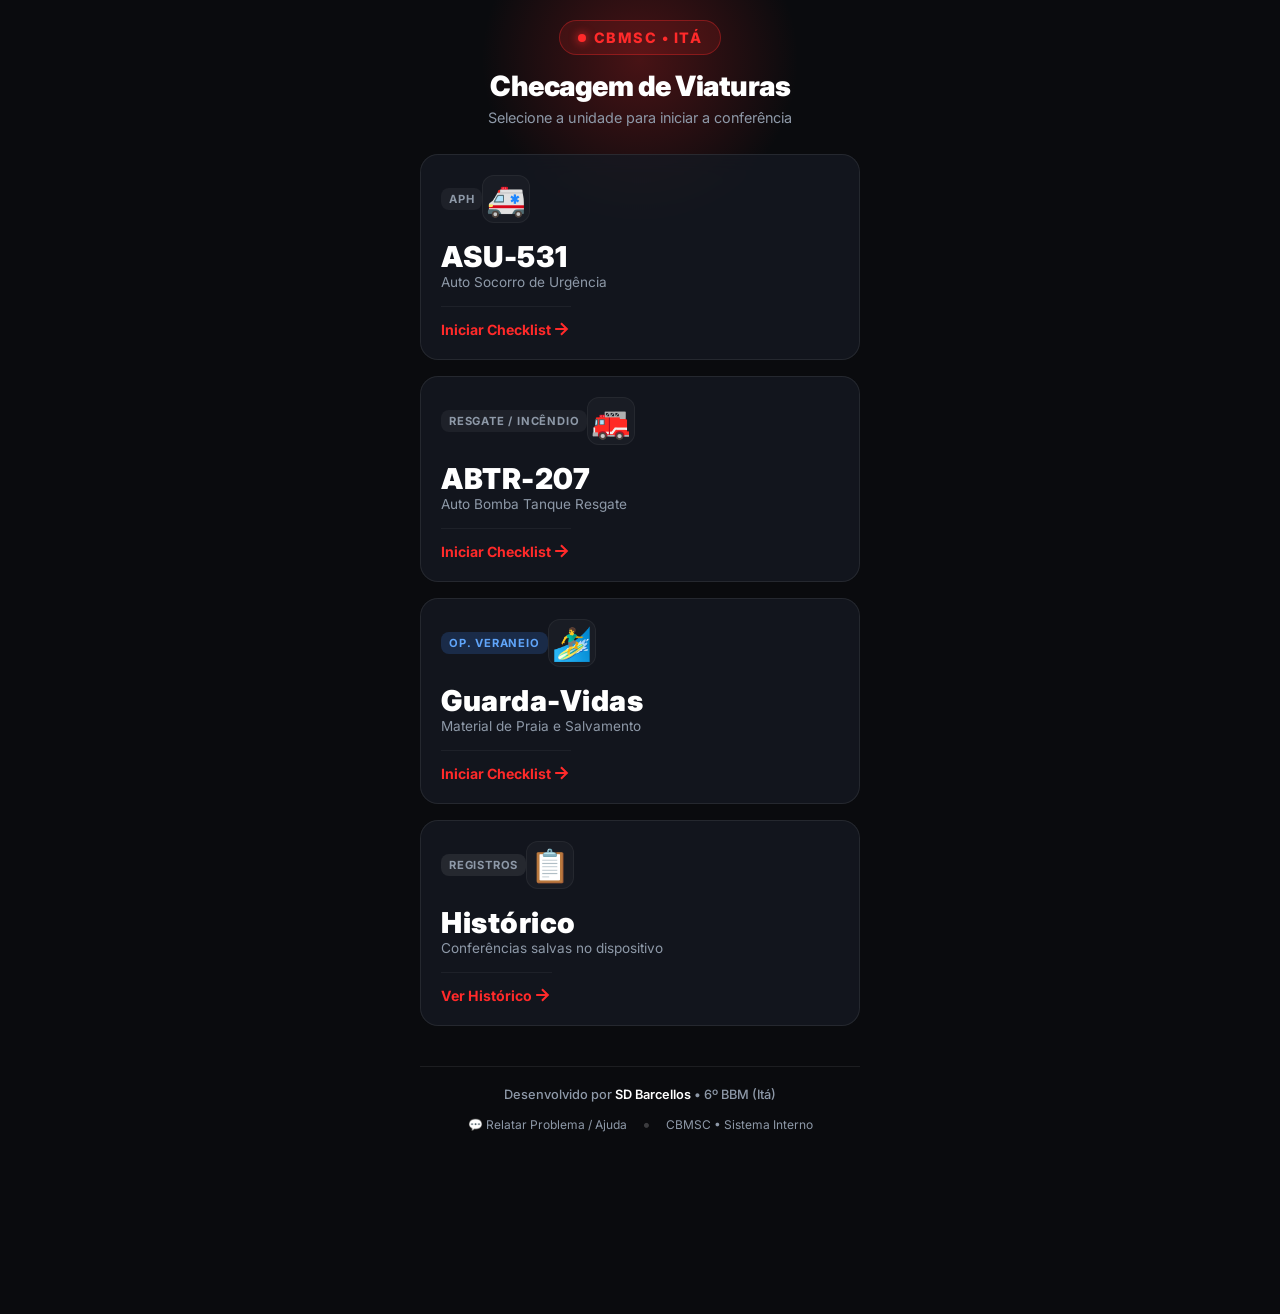
<file: index.html>
<!DOCTYPE html>
<html lang="pt-BR">
<head>
    <meta charset="UTF-8">
    <meta name="viewport" content="width=device-width, initial-scale=1.0, maximum-scale=1.0, user-scalable=no">
    <title>Checklist Operacional - CBMSC</title>
    <link rel="stylesheet" href="style.css">
    <!-- Fonte moderna Inter -->
    <link rel="preconnect" href="https://fonts.googleapis.com">
    <link rel="preconnect" href="https://fonts.gstatic.com" crossorigin>
    <link href="https://fonts.googleapis.com/css2?family=Inter:wght@400;600;700;900&display=swap" rel="stylesheet">
</head>
<body>

    <div class="background-glow"></div>

    <main class="app-viewport">
       <!-- HEADER FIXO MODERNO -->
        <header class="app-header">
            <div class="badge-cbmsc">
                <span class="pulse-dot"></span>
                <span>CBMSC • ITÁ</span>
            </div>
            <h1>Checagem de Viaturas</h1>
            <p>Selecione a unidade para iniciar a conferência</p>
        </header>

        <!-- SELEÇÃO DE VIATURA (TELA 1) -->
        <section id="screen-1" class="screen active">
            <div class="viatura-grid">
                
                <!-- CARD ASU -->
                <button type="button" class="card-viatura" onclick="escolherViatura('ASU')">
                    <div class="card-header">
                        <span class="tag-status">APH</span>
                        <div class="icon-wrapper">🚑</div>
                    </div>
                    <div class="card-body">
                        <h2>ASU-531</h2>
                        <span class="description">Auto Socorro de Urgência</span>
                    </div>
                    <div class="card-footer">
                        <span>Iniciar Checklist</span>
                        <svg width="20" height="20" viewBox="0 0 24 24" fill="none" stroke="currentColor" stroke-width="2.5"><path d="M5 12h14M12 5l7 7-7 7"/></svg>
                    </div>
                </button>

                <!-- CARD ABTR -->
                <button type="button" class="card-viatura" onclick="escolherViatura('ABTR')">
                    <div class="card-header">
                        <span class="tag-status">RESGATE / INCÊNDIO</span>
                        <div class="icon-wrapper">🚒</div>
                    </div>
                    <div class="card-body">
                        <h2>ABTR-207</h2>
                        <span class="description">Auto Bomba Tanque Resgate</span>
                    </div>
                    <div class="card-footer">
                        <span>Iniciar Checklist</span>
                        <svg width="20" height="20" viewBox="0 0 24 24" fill="none" stroke="currentColor" stroke-width="2.5"><path d="M5 12h14M12 5l7 7-7 7"/></svg>
                    </div>
                </button>

                <!-- CARD GUARDA-VIDAS (OPERAÇÃO VERANEIO) - DIRETO PARA IDENT.HTML -->
                <button type="button" class="card-viatura" onclick="escolherGuardaVidas()">
                    <div class="card-header">
                        <span class="tag-status" style="background: rgba(59,130,246,0.2); color: #60a5fa;">OP. VERANEIO</span>
                        <div class="icon-wrapper">🏄‍♂️</div>
                    </div>
                    <div class="card-body">
                        <h2>Guarda-Vidas</h2>
                        <span class="description">Material de Praia e Salvamento</span>
                    </div>
                    <div class="card-footer">
                        <span>Iniciar Checklist</span>
                        <svg width="20" height="20" viewBox="0 0 24 24" fill="none" stroke="currentColor" stroke-width="2.5"><path d="M5 12h14M12 5l7 7-7 7"/></svg>
                    </div>
                </button>

                <!-- CARD HISTÓRICO DE PLANTÃO -->
                <button type="button" class="card-viatura" onclick="window.location.href='historico.html'">
                    <div class="card-header">
                        <span class="tag-status" style="background: rgba(255,255,255,0.08); color: var(--text-muted);">REGISTROS</span>
                        <div class="icon-wrapper">📋</div>
                    </div>
                    <div class="card-body">
                        <h2>Histórico</h2>
                        <span class="description">Conferências salvas no dispositivo</span>
                    </div>
                    <div class="card-footer">
                        <span>Ver Histórico</span>
                        <svg width="20" height="20" viewBox="0 0 24 24" fill="none" stroke="currentColor" stroke-width="2.5"><path d="M5 12h14M12 5l7 7-7 7"/></svg>
                    </div>
                </button>

            </div>
        </section>

        <!-- RODAPÉ MODERNO / SUPORTE -->
        <footer style="margin-top: 40px; margin-bottom: 20px; text-align: center; padding: 20px; border-top: 1px solid rgba(255, 255, 255, 0.08);">
            <div style="display: flex; flex-direction: column; gap: 8px; align-items: center;">
                <p style="color: var(--text-muted, #94a3b8); font-size: 0.8rem; font-weight: 500; margin: 0;">
                    Desenvolvido por <strong style="color: #fff; font-weight: 600;">SD Barcellos</strong> • 6º BBM (Itá)
                </p>
                <div style="display: flex; gap: 15px; align-items: center; margin-top: 4px;">
                    <!-- LINK DIRETO PARA O SEU WHATSAPP COM MENSAGEM AUTOMÁTICA -->
                    <a href="https://wa.me/5522997085774?text=Olá%20SD%20Barcellos,%20preciso%20de%20ajuda%20com%20o%20sistema%20de%20checklist." target="_blank" style="color: var(--text-muted, #94a3b8); font-size: 0.75rem; text-decoration: none; transition: color 0.2s;" onmouseover="this.style.color='#22c55e'" onmouseout="this.style.color='#94a3b8'">
                        💬 Relatar Problema / Ajuda
                    </a>
                    <span style="color: rgba(255,255,255,0.2);">•</span>
                    <span style="color: var(--text-muted, #94a3b8); font-size: 0.75rem;">
                        CBMSC • Sistema Interno
                    </span>
                </div>
            </div>
        </footer>
    </main>

    <script>
        function escolherViatura(veiculo) {
            localStorage.setItem('viatura_selecionada', veiculo);
            window.location.href = 'subcategoria.html';
        }

        function escolherGuardaVidas() {
            localStorage.setItem('viatura_selecionada', 'Guarda-Vidas');
            localStorage.setItem('funcao_selecionada', 'Guarda-Vidas (Op. Veraneio)');
            window.location.href = 'ident.html';
        }
    </script>
</body>
</html>
</file>
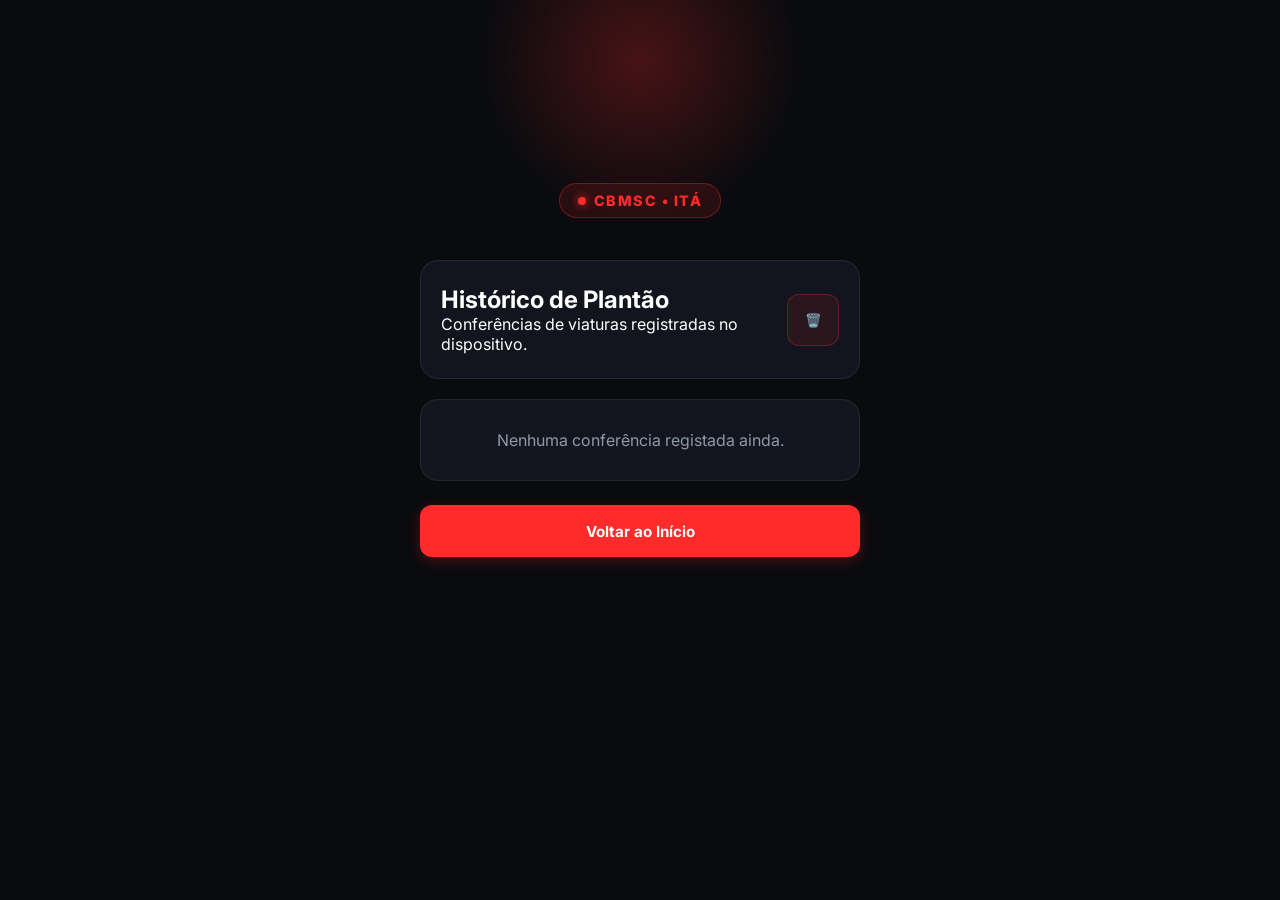
<file: historico.html>
<!DOCTYPE html>
<html lang="pt-BR">
<head>
    <meta charset="UTF-8">
    <meta name="viewport" content="width=device-width, initial-scale=1.0, maximum-scale=1.0, user-scalable=no">
    <title>Histórico de Conferências - CBMSC ITÁ</title>
    <link rel="stylesheet" href="style.css">
    <link rel="preconnect" href="https://fonts.googleapis.com">
    <link rel="preconnect" href="https://fonts.gstatic.com" crossorigin>
    <link href="https://fonts.googleapis.com/css2?family=Inter:wght@400;600;700;900&display=swap" rel="stylesheet">
</head>
<body>

    <div class="background-glow"></div>

    <main class="app-viewport">
        <!-- HEADER FIXO MODERNO -->
        <header class="app-header">
            <div class="badge-cbmsc">
                <span class="pulse-dot"></span>
                <span>CBMSC • ITÁ</span>
            </div>
        </header>

        <!-- CARTÃO TÍTULO -->
        <div class="card-form" style="margin-bottom: 20px;">
            <div class="form-header" style="display: flex; justify-content: space-between; align-items: center;">
                <div>
                    <h2>Histórico de Plantão</h2>
                    <p>Conferências de viaturas registradas no dispositivo.</p>
                </div>
                <!-- BOTÃO DE LIMPAR TUDO -->
                <button type="button" class="btn-icon-only" onclick="abrirModalGlobal()" title="Limpar Todo o Histórico" style="background: rgba(255,42,42,0.1); border-color: rgba(255,42,42,0.3);">
                    🗑️
                </button>
            </div>
        </div>

        <!-- LISTA DE HISTÓRICO -->
        <div id="lista-historico" style="display: flex; flex-direction: column; gap: 16px;">
            <!-- Os registros injetados via JavaScript aparecem aqui -->
        </div>

        <!-- BOTÕES DE AÇÃO -->
        <div class="form-actions" style="margin-top: 24px; margin-bottom: 40px; display: flex; gap: 10px;">
            <button type="button" class="btn-submit" onclick="window.location.href='index.html'" style="width: 100%;">
                <span>Voltar ao Início</span>
            </button>
        </div>
    </main>

    <!-- MODAL FIXO DIRETAMENTE NO HTML -->
    <div id="modal-confirmacao" style="display: none; position: fixed; top: 0; left: 0; width: 100%; height: 100%; background: rgba(0, 0, 0, 0.75); backdrop-filter: blur(5px); z-index: 9999; align-items: center; justify-content: center; padding: 20px;">
        <div style="background: #181a20; border: 1px solid var(--card-border); padding: 28px; border-radius: 16px; width: 100%; max-width: 380px; text-align: center; box-shadow: 0 15px 35px rgba(0,0,0,0.6); animation: modalPop 0.25s ease-out;">
            <div style="font-size: 2.5rem; margin-bottom: 12px;">🗑️</div>
            <h3 id="modal-titulo" style="color: #fff; font-size: 1.2rem; font-weight: 700; margin-bottom: 10px;">Limpar Histórico</h3>
            <p id="modal-texto" style="color: var(--text-muted); font-size: 0.9rem; margin-bottom: 24px; line-height: 1.5;">Deseja realmente apagar todo o histórico de conferências deste dispositivo?</p>
            <div style="display: flex; gap: 10px;">
                <button type="button" onclick="fecharModalGlobal()" style="background: rgba(255,255,255,0.08); color: #fff; border: 1px solid var(--card-border); padding: 12px; border-radius: 10px; font-weight: 600; flex: 1; cursor: pointer;">Cancelar</button>
                <button type="button" id="btn-confirmar-acao" style="background: var(--primary-red); color: #fff; border: none; padding: 12px; border-radius: 10px; font-weight: 700; flex: 1; cursor: pointer;">Sim, apagar</button>
            </div>
        </div>
    </div>

    <style>
        @keyframes modalPop {
            0% { transform: scale(0.9); opacity: 0; }
            100% { transform: scale(1); opacity: 1; }
        }
    </style>

    <script>
        // Funções globais de controlo do Modal integradas no HTML
        let funcaoConfirmacaoAtual = null;

        function mostrarModalCustom(titulo, texto, callbackSim) {
            document.getElementById('modal-titulo').innerText = titulo;
            document.getElementById('modal-texto').innerText = texto;
            funcaoConfirmacaoAtual = callbackSim;
            document.getElementById('modal-confirmacao').style.display = 'flex';
        }

        function fecharModalGlobal() {
            document.getElementById('modal-confirmacao').style.display = 'none';
            funcaoConfirmacaoAtual = null;
        }

        document.getElementById('btn-confirmar-acao').onclick = function() {
            if (funcaoConfirmacaoAtual) {
                funcaoConfirmacaoAtual();
            }
            fecharModalGlobal();
        };

        // Função chamada pelo botão de limpar tudo no topo
        function abrirModalGlobal() {
            mostrarModalCustom(
                'Limpar Histórico',
                'Deseja realmente apagar todo o histórico de conferências deste dispositivo?',
                function() {
                    localStorage.removeItem('cbmsc_historico_conferencias');
                    if (typeof historico !== 'undefined') {
                        historico = [];
                    }
                    if (typeof renderizarHistorico === 'function') {
                        renderizarHistorico();
                    } else {
                        location.reload();
                    }
                }
            );
        }
    </script>

    <!-- Importação do teu historico.js original -->
    <script src="historico.js"></script>
</body>
</html>
</file>
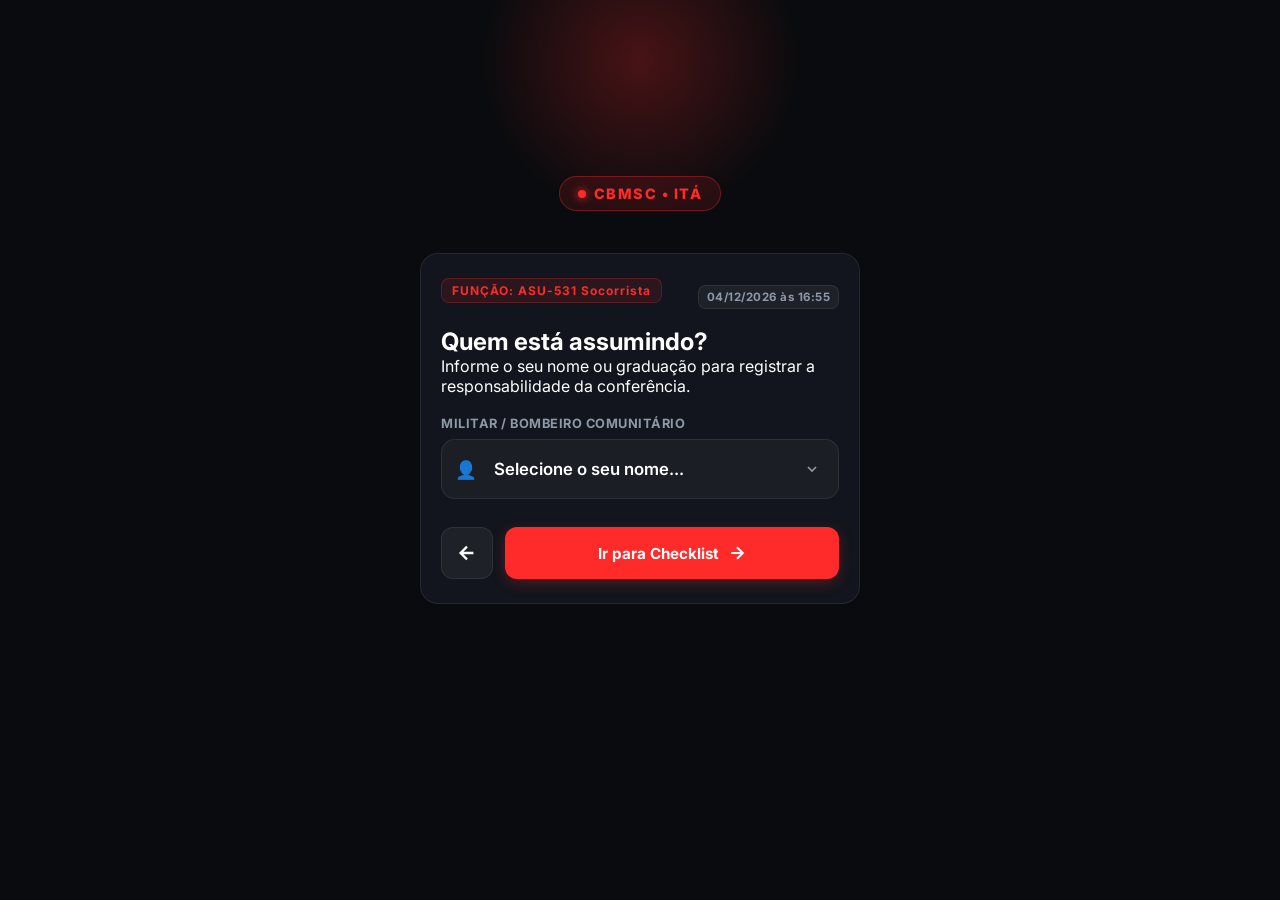
<file: ident.html>
<!DOCTYPE html>
<html lang="pt-BR">
<head>
    <meta charset="UTF-8">
    <meta name="viewport" content="width=device-width, initial-scale=1.0, maximum-scale=1.0, user-scalable=no">
    <title>Identificação - CBMSC ITÁ</title>
    <link rel="stylesheet" href="style.css">
    <!-- Fonte moderna Inter -->
    <link rel="preconnect" href="https://fonts.googleapis.com">
    <link rel="preconnect" href="https://fonts.gstatic.com" crossorigin>
    <link href="https://fonts.googleapis.com/css2?family=Inter:wght@400;600;700;900&display=swap" rel="stylesheet">
</head>
<body>

    <div class="background-glow"></div>

    <main class="app-viewport">
        <!-- HEADER FIXO MODERNO -->
        <header class="app-header">
            <div class="badge-cbmsc">
                <span class="pulse-dot"></span>
                <span>CBMSC • ITÁ</span>
            </div>
        </header>

        <!-- CARTÃO DO FORMULÁRIO -->
        <div class="card-form">
            <div class="form-header">
                <div style="display: flex; justify-content: space-between; align-items: center; margin-bottom: 12px; gap: 8px;">
                    <span class="tag-viatura">FUNÇÃO: <strong id="lbl-funcao">--</strong></span>
                    <!-- SELO VISUAL DE DATA E HORA -->
                    <span class="tag-data-hora" id="lbl-data-hora">--/--/---- --:--</span>
                </div>
                <h2>Quem está assumindo?</h2>
                <p>Informe o seu nome ou graduação para registrar a responsabilidade da conferência.</p>
            </div>

            <!-- DROPDOWN DE SELEÇÃO -->
            <div class="form-group">
                <label for="select-responsavel">Militar / Bombeiro Comunitário</label>
                <div class="input-wrapper">
                    <span class="input-icon">👤</span>
                    <select id="select-responsavel" onchange="verificarOutro(this.value)">
                        <option value="" disabled selected>Selecione o seu nome...</option>

                        <!-- LISTA DE BOMBEIROS MILITARES -->
                        <optgroup label="Bombeiro Militar">
                            <option value="Sgt Ludvig">Sgt Ludvig</option>
                            <option value="Sgt Jairo">Sgt Jairo</option>
                            <option value="Cb Murari">Cb Murari</option>
                            <option value="Cb Von Muller">Cb Von Muller</option>
                            <option value="Cb Schiavini">Cb Schiavini</option>
                            <option value="Sd Grigol">Sd Grigol</option>
                            <option value="Sd Cassio">Sd Cassio</option>
                            <option value="Sd Borges">Sd Borges</option>
                            <option value="Sd Duarte">Sd Duarte</option>
                            <option value="Sd Barcellos">Sd Barcellos</option>
                            <option value="Sd Rigo">Sd Rigo</option>
                            <option value="BM SEARA">BM SEARA</option>
                        </optgroup>

                        <!-- LISTA DE BOMBEIROS PROFISSIONAIS CIVIS -->
                        <optgroup label="Bombeiro Profissional Civil">
                            <option value="BCP Borba">BCP Borba</option>
                            <option value="BCP Canal">BCP Canal</option>
                            <option value="BCP Josimar">BCP Josimar</option>
                            <option value="BCP Juliano">BCP Juliano</option>
                            <option value="BCP Luizana">BCP Luizana</option>
                        </optgroup>

                        <!-- LISTA DE BOMBEIROS COMUNITÁRIOS -->
                        <optgroup label="Bombeiro Comunitário">
                            <option value="BC Assunção">BC Assunção</option>
                            <option value="BC Oliveira">BC Oliveira</option>
                            <option value="BC Bertuzzi">BC Bertuzzi</option>
                            <option value="BC Gass">BC Gass</option>
                            <option value="BC Gelson">BC Gelson</option>
                            <option value="BC Gilberto">BC Gilberto</option>
                            <option value="BC Luan">BC Luan</option>
                            <option value="BC Picoli">BC Picoli</option>
                            <option value="BC Vailon">BC Vailon</option>
                            <option value="BC Washington">BC Washington</option>
                            <option value="BC Zonta">BC Zonta</option>
                            <option value="BC Emili">BC Emili</option>
                            <option value="BC Feliciano">BC Feliciano</option>
                            <option value="BC Noara">BC Noara</option>
                            <option value="BC Campos">BC Campos</option>
                            <option value="BC Machado">BC Machado</option>
                            <option value="BC SEARA">BC SEARA</option>
                        </optgroup>
                        
                        <option value="OUTRO">➕ Outro (Digitar manualmente)</option>
                    </select>
                </div>
            </div>

            <!-- CAMPO MANUAL (FICA OCULTO POR PADRÃO) -->
            <div class="form-group" id="group-outro-nome" style="display: none; margin-top: 12px;">
                <label for="txt-responsavel-manual">Nome / Graduação Manual</label>
                <div class="input-wrapper">
                    <span class="input-icon">✍️</span>
                    <input 
                        type="text" 
                        id="txt-responsavel-manual" 
                        placeholder="Digite seu posto e nome..." 
                        autocomplete="off"
                    >
                </div>
            </div>

            <div class="form-actions">
                <!-- BOTÃO VOLTAR MINIMALISTA (Se for guarda-vidas volta ao index, senão vai para subcategoria) -->
                <button type="button" class="btn-icon-only" onclick="voltarPagina()">
                    <svg width="22" height="22" viewBox="0 0 24 24" fill="none" stroke="currentColor" stroke-width="2.5"><path d="M19 12H5M12 19l-7-7 7-7"/></svg>
                </button>
                
                <!-- BOTÃO PARA INICIAR CHECKLIST -->
                <button type="button" class="btn-submit" onclick="confirmarResponsavel()">
                    <span>Ir para Checklist</span>
                    <svg width="20" height="20" viewBox="0 0 24 24" fill="none" stroke="currentColor" stroke-width="2.5"><path d="M5 12h14M12 5l7 7-7 7"/></svg>
                </button>
            </div>
        </div>
    </main>

    <!-- MODAL DE ALERTA PROFISSIONAL -->
    <div id="modal-alerta" style="display: none; position: fixed; top: 0; left: 0; width: 100%; height: 100%; background: rgba(0, 0, 0, 0.75); backdrop-filter: blur(5px); z-index: 9999; align-items: center; justify-content: center; padding: 20px;">
        <div style="background: #181a20; border: 1px solid var(--card-border); padding: 28px; border-radius: 16px; width: 100%; max-width: 380px; text-align: center; box-shadow: 0 15px 35px rgba(0,0,0,0.6); animation: modalPop 0.25s ease-out;">
            <div id="modal-icone" style="font-size: 2.5rem; margin-bottom: 12px;">⚠️</div>
            <h3 id="modal-titulo" style="color: #fff; font-size: 1.2rem; font-weight: 700; margin-bottom: 10px;">Atenção Operacional</h3>
            <p id="modal-texto-aviso" style="color: var(--text-muted); font-size: 0.9rem; margin-bottom: 24px; line-height: 1.5;"></p>
            <button type="button" onclick="fecharModalAlerta()" style="background: var(--primary-red); color: #fff; border: none; padding: 14px 20px; border-radius: 10px; font-weight: 700; width: 100%; cursor: pointer; font-size: 0.95rem; transition: background 0.2s;">Entendido</button>
        </div>
    </div>

    <style>
        @keyframes modalPop {
            0% { transform: scale(0.9); opacity: 0; }
            100% { transform: scale(1); opacity: 1; }
        }
    </style>

    <script>
        // 1. Pega a função selecionada na tela anterior
        const funcao = localStorage.getItem('funcao_selecionada') || localStorage.getItem('viatura_selecionada') || 'ASU-531 Socorrista';
        document.getElementById('lbl-funcao').innerText = funcao;

        // 2. Captura a data e hora atual do dispositivo
        function obterDataHoraAtual() {
            const agora = new Date();
            const data = agora.toLocaleDateString('pt-BR');
            const hora = agora.toLocaleTimeString('pt-BR', { hour: '2-digit', minute: '2-digit' });
            return `${data} às ${hora}`;
        }

        // 3. Exibe a data/hora assim que a página carrega
        const dataHoraFormatada = obterDataHoraAtual();
        document.getElementById('lbl-data-hora').innerText = dataHoraFormatada;

        // Funções do Modal Profissional
        function mostrarModal(titulo, mensagem, icone = '⚠️') {
            document.getElementById('modal-titulo').innerText = titulo;
            document.getElementById('modal-texto-aviso').innerText = mensagem;
            document.getElementById('modal-icone').innerText = icone;
            document.getElementById('modal-alerta').style.display = 'flex';
        }

        function fecharModalAlerta() {
            document.getElementById('modal-alerta').style.display = 'none';
        }

        // 4. Lógica do botão voltar inteligente
        function voltarPagina() {
            if (funcao.includes('Guarda-Vidas')) {
                window.location.href = 'index.html';
            } else {
                window.location.href = 'subcategoria.html';
            }
        }

        // 5. Exibe o campo de texto apenas se escolher "Outro (Digitar manualmente)"
        function verificarOutro(valor) {
            const groupOutro = document.getElementById('group-outro-nome');
            if (valor === 'OUTRO') {
                groupOutro.style.display = 'flex';
                document.getElementById('txt-responsavel-manual').focus();
            } else {
                groupOutro.style.display = 'none';
            }
        }

        // 6. Confirma a seleção e avança para a página de checklist correspondente
        function confirmarResponsavel() {
            const select = document.getElementById('select-responsavel');
            let nomeFinal = select.value;

            if (nomeFinal === 'OUTRO') {
                nomeFinal = document.getElementById('txt-responsavel-manual').value.trim();
            }

            if (!nomeFinal) {
                mostrarModal('Atenção', 'Por favor, selecione seu nome ou digite no campo manual.', '⚠️');
                return;
            }

            // Salva nome e data/hora no navegador
            localStorage.setItem('responsavel_nome', nomeFinal);
            localStorage.setItem('conferencia_data_hora', dataHoraFormatada);

            // Redireciona para a página específica da função
            if (funcao.includes('Guarda-Vidas')) {
                window.location.href = 'guarda-vidas.html';
            } else if (funcao.includes('ASU-531 Motorista')) {
                window.location.href = 'asu-motorista.html';
            } else if (funcao.includes('ASU-531 Socorrista')) {
                window.location.href = 'asu-socorrista.html';
            } else if (funcao.includes('ABTR-207 Motorista')) {
                window.location.href = 'abtr-motorista.html';
            } else {
                window.location.href = 'abtr-guarnicao.html';
            }
        }
    </script>
</body>
</html>
</file>
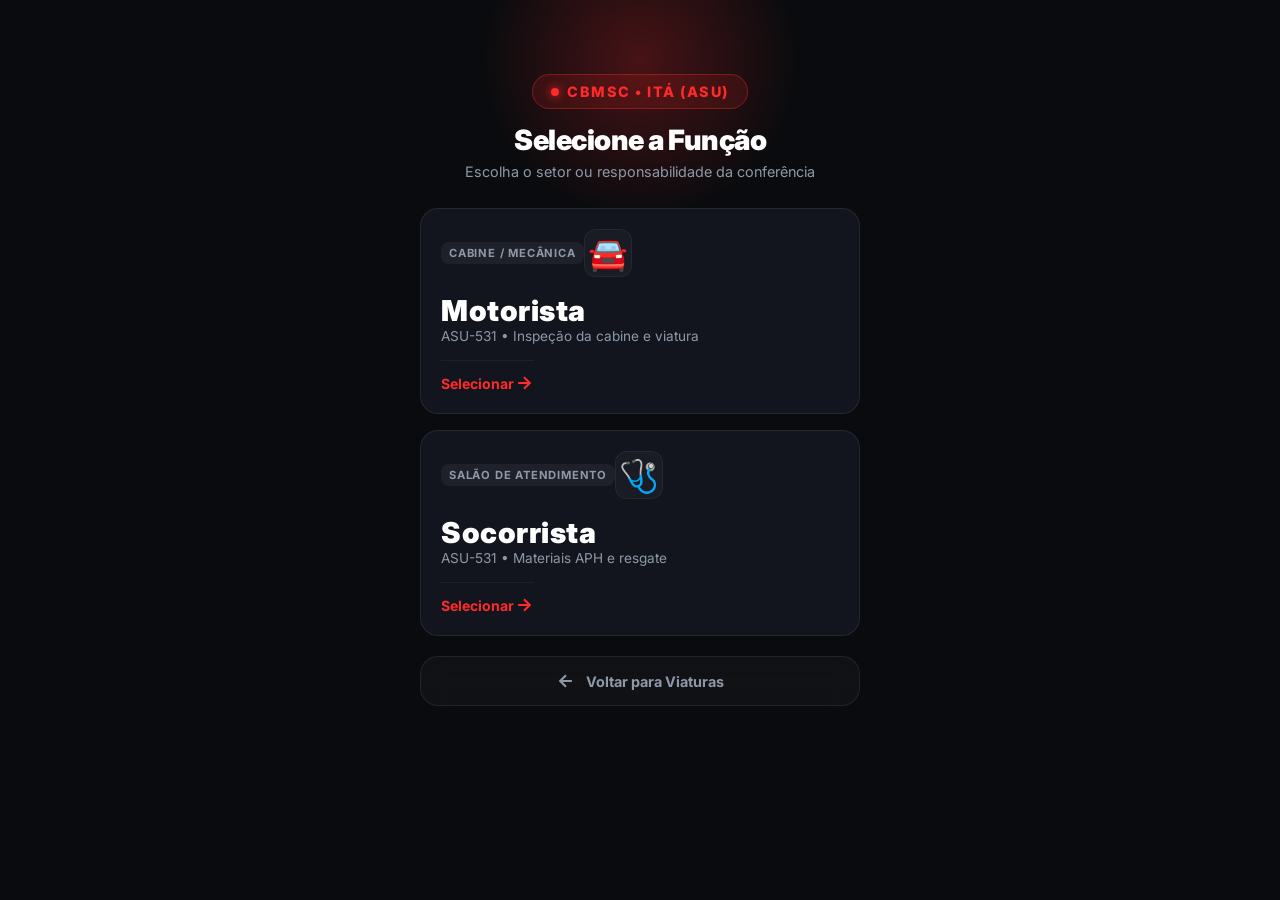
<file: subcategoria.html>
<!DOCTYPE html>
<html lang="pt-BR">
<head>
    <meta charset="UTF-8">
    <meta name="viewport" content="width=device-width, initial-scale=1.0, maximum-scale=1.0, user-scalable=no">
    <title>Função / Subcategoria - CBMSC ITÁ</title>
    <link rel="stylesheet" href="style.css">
    <link rel="preconnect" href="https://fonts.googleapis.com">
    <link rel="preconnect" href="https://fonts.gstatic.com" crossorigin>
    <link href="https://fonts.googleapis.com/css2?family=Inter:wght@400;600;700;900&display=swap" rel="stylesheet">
</head>
<body>

    <div class="background-glow"></div>

    <main class="app-viewport">
        <!-- HEADER -->
        <header class="app-header">
            <div class="badge-cbmsc">
                <span class="pulse-dot"></span>
                <span id="lbl-viatura-badge">CBMSC • ITÁ</span>
            </div>
            <h1>Selecione a Função</h1>
            <p>Escolha o setor ou responsabilidade da conferência</p>
        </header>

        <!-- GRID DE SUBCATEGORIAS -->
        <section class="screen active">
            <div class="viatura-grid" id="container-subcategorias">
                <!-- O JavaScript vai injetar os botões aqui de acordo com a viatura -->
            </div>

            <!-- BOTÃO VOLTAR -->
            <div style="margin-top: 20px;">
                <button type="button" class="btn-voltar-moderno" onclick="window.location.href='index.html'">
                    <svg width="20" height="20" viewBox="0 0 24 24" fill="none" stroke="currentColor" stroke-width="2.5">
                        <path d="M19 12H5M12 19l-7-7 7-7"/>
                    </svg>
                    <span>Voltar para Viaturas</span>
                </button>
            </div>
        </section>
    </main>

    <script>
        // 1. Lê a viatura selecionada na tela anterior (ex: 'ASU' ou 'ABTR')
        const veiculo = localStorage.getItem('viatura_selecionada') || 'ASU';
        
        // Atualiza a badge do topo
        document.getElementById('lbl-viatura-badge').innerText = `CBMSC • ITÁ (${veiculo})`;

        const container = document.getElementById('container-subcategorias');

        // 2. Define as subcategorias/funções para cada viatura
        if (veiculo === 'ASU') {
            container.innerHTML = `
                <!-- CARD MOTORISTA -->
                <button type="button" class="card-viatura" onclick="escolherFuncao('ASU-531 Motorista')">
                    <div class="card-header">
                        <span class="tag-status">CABINE / MECÂNICA</span>
                        <div class="icon-wrapper">🚘</div>
                    </div>
                    <div class="card-body">
                        <h2>Motorista</h2>
                        <span class="description">ASU-531 • Inspeção da cabine e viatura</span>
                    </div>
                    <div class="card-footer">
                        <span>Selecionar</span>
                        <svg width="20" height="20" viewBox="0 0 24 24" fill="none" stroke="currentColor" stroke-width="2.5"><path d="M5 12h14M12 5l7 7-7 7"/></svg>
                    </div>
                </button>

                <!-- CARD SOCORRISTA -->
                <button type="button" class="card-viatura" onclick="escolherFuncao('ASU-531 Socorrista')">
                    <div class="card-header">
                        <span class="tag-status">SALÃO DE ATENDIMENTO</span>
                        <div class="icon-wrapper">🩺</div>
                    </div>
                    <div class="card-body">
                        <h2>Socorrista</h2>
                        <span class="description">ASU-531 • Materiais APH e resgate</span>
                    </div>
                    <div class="card-footer">
                        <span>Selecionar</span>
                        <svg width="20" height="20" viewBox="0 0 24 24" fill="none" stroke="currentColor" stroke-width="2.5"><path d="M5 12h14M12 5l7 7-7 7"/></svg>
                    </div>
                </button>
            `;
        } else if (veiculo === 'ABTR') {
            container.innerHTML = `
                <!-- CARD MOTORISTA ABTR -->
                <button type="button" class="card-viatura" onclick="escolherFuncao('ABTR-207 Motorista')">
                    <div class="card-header">
                        <span class="tag-status">CABINE / BOMBA</span>
                        <div class="icon-wrapper">⚙️</div>
                    </div>
                    <div class="card-body">
                        <h2>Motorista</h2>
                        <span class="description">ABTR-207 • Bomba, painel e mecânica</span>
                    </div>
                    <div class="card-footer">
                        <span>Selecionar</span>
                        <svg width="20" height="20" viewBox="0 0 24 24" fill="none" stroke="currentColor" stroke-width="2.5"><path d="M5 12h14M12 5l7 7-7 7"/></svg>
                    </div>
                </button>

                <!-- CARD COMBATENTE / RESGATISTA -->
                <button type="button" class="card-viatura" onclick="escolherFuncao('ABTR-207 Guarnição')">
                    <div class="card-header">
                        <span class="tag-status">INCÊNDIO / RESGATE</span>
                        <div class="icon-wrapper">👨‍🚒</div>
                    </div>
                    <div class="card-body">
                        <h2>Resgatista/Combatente</h2>
                        <span class="description">ABTR-207 • Materiais e equipamentos</span>
                    </div>
                    <div class="card-footer">
                        <span>Selecionar</span>
                        <svg width="20" height="20" viewBox="0 0 24 24" fill="none" stroke="currentColor" stroke-width="2.5"><path d="M5 12h14M12 5l7 7-7 7"/></svg>
                    </div>
                </button>
            `;
        }

        // 3. Salva a subcategoria/função e avança para ident.html
        function escolherFuncao(funcao) {
            localStorage.setItem('funcao_selecionada', funcao);
            window.location.href = 'ident.html';
        }
    </script>
</body>
</html>
</file>
<file: style.css>
:root {
    --bg-dark: #0a0b0e;
    --card-bg: rgba(22, 26, 35, 0.75);
    --card-border: rgba(255, 255, 255, 0.08);
    --primary-red: #ff2a2a;
    --primary-red-glow: rgba(255, 42, 42, 0.25);
    --text-main: #ffffff;
    --text-muted: #8e99a8;
    --radius-lg: 18px;
    --radius-sm: 8px;
    --font: 'Inter', system-ui, -apple-system, sans-serif;
}

* {
    box-sizing: border-box;
    margin: 0;
    padding: 0;
    font-family: var(--font);
    -webkit-tap-highlight-color: transparent;
}

body {
    background-color: var(--bg-dark);
    color: var(--text-main);
    min-height: 100vh;
    display: flex;
    justify-content: center;
    align-items: center;
    padding: 20px 16px;
    overflow-x: hidden;
    position: relative;
}

/* Efeito de iluminação de fundo */
.background-glow {
    position: absolute;
    top: -100px;
    left: 50%;
    transform: translateX(-50%);
    width: 320px;
    height: 320px;
    background: radial-gradient(circle, var(--primary-red-glow) 0%, rgba(0,0,0,0) 70%);
    z-index: 0;
    pointer-events: none;
}

.app-viewport {
    width: 100%;
    max-width: 440px;
    z-index: 1;
    padding-bottom: 120px; /* Dá espaço livre abaixo do cartão */
}

/* Header */
.app-header {
    text-align: center;
    margin-bottom: 28px;
}

/* BADGE CBMSC • ITÁ (VERSÃO AMPLIADA) */
.badge-cbmsc {
    display: inline-flex;
    align-items: center;
    gap: 8px;
    background: rgba(255, 42, 42, 0.12);
    border: 1.5px solid rgba(255, 42, 42, 0.35);
    padding: 8px 18px; /* Aumentou o tamanho da pílula */
    border-radius: 24px;
    font-size: 0.9rem; /* Aumentou o tamanho do texto */
    font-weight: 800;  /* Deixou o texto mais encorpado */
    letter-spacing: 1.5px;
    color: var(--primary-red);
    margin-bottom: 14px;
}

/* PONTO PISCANTE MAIOR */
.pulse-dot {
    width: 8px;
    height: 8px;
    background-color: var(--primary-red);
    border-radius: 50%;
    box-shadow: 0 0 10px var(--primary-red);
    animation: pulse 1.8s infinite;
}

@keyframes pulse {
    0% { opacity: 0.4; }
    50% { opacity: 1; }
    100% { opacity: 0.4; }
}

.app-header h1 {
    font-size: 1.75rem;
    font-weight: 900;
    letter-spacing: -0.5px;
    margin-bottom: 6px;
}

.app-header p {
    font-size: 0.9rem;
    color: var(--text-muted);
}

/* Grid de Viaturas */
.viatura-grid {
    display: flex;
    flex-direction: column;
    gap: 16px;
}

/* Card Viatura */
.card-viatura {
    width: 100%;
    background: var(--card-bg);
    backdrop-filter: blur(12px);
    -webkit-backdrop-filter: blur(12px);
    border: 1px solid var(--card-border);
    border-radius: var(--radius-lg);
    padding: 20px;
    text-align: left;
    color: var(--text-main);
    cursor: pointer;
    position: relative;
    overflow: hidden;
    transition: all 0.2s cubic-bezier(0.4, 0, 0.2, 1);
    display: flex;
    flex-direction: column;
    gap: 16px;
}

/* Efeito de toque no celular */
.card-viatura:active {
    transform: scale(0.98);
    border-color: var(--primary-red);
    box-shadow: 0 0 20px var(--primary-red-glow);
}

.card-header {
    display: flex;
    justify-content: space-between;
    align-items: center;
}

.tag-status {
    font-size: 0.7rem;
    font-weight: 700;
    color: var(--text-muted);
    letter-spacing: 0.8px;
    background: rgba(255, 255, 255, 0.05);
    padding: 4px 8px;
    border-radius: var(--radius-sm);
}

.icon-wrapper {
    font-size: 2rem;
    background: rgba(255, 255, 255, 0.03);
    width: 48px;
    height: 48px;
    display: flex;
    align-items: center;
    justify-content: center;
    border-radius: 12px;
    border: 1px solid rgba(255, 255, 255, 0.05);
}

.card-body h2 {
    font-size: 1.8rem;
    font-weight: 900;
    letter-spacing: 0.5px;
}

.card-body .description {
    font-size: 0.85rem;
    color: var(--text-muted);
}

.card-footer {
    display: flex;
    align-items: center;
    justify-content: space-between;
    padding-top: 12px;
    border-top: 1px solid rgba(255, 255, 255, 0.05);
    font-size: 0.88rem;
    font-weight: 700;
    color: var(--primary-red);
}

.card-footer svg {
    transition: transform 0.2s ease;
}

.card-viatura:active .card-footer svg {
    transform: translateX(4px);
}

/* BOTÃO VOLTAR MINIMALISTA E TÁTICO */
.btn-voltar-moderno {
    width: 100%;
    height: 50px;
    margin-top: 16px;
    background: rgba(255, 255, 255, 0.03);
    backdrop-filter: blur(12px);
    -webkit-backdrop-filter: blur(12px);
    border: 1px solid rgba(255, 255, 255, 0.08);
    border-radius: var(--radius-lg);
    color: var(--text-muted);
    font-size: 0.9rem;
    font-weight: 700;
    display: flex;
    align-items: center;
    justify-content: center;
    gap: 10px;
    cursor: pointer;
    transition: all 0.2s cubic-bezier(0.4, 0, 0.2, 1);
}

.btn-voltar-moderno:active {
    transform: scale(0.98);
    background: rgba(255, 255, 255, 0.08);
    border-color: rgba(255, 255, 255, 0.2);
    color: var(--text-main);
}

/* CARTÃO DE FORMULÁRIO (TÁTICO / MODERNO) */
.card-form {
    background: var(--card-bg);
    backdrop-filter: blur(12px);
    -webkit-backdrop-filter: blur(12px);
    border: 1px solid var(--card-border);
    border-radius: var(--radius-lg);
    padding: 24px 20px;
    display: flex;
    flex-direction: column;
    gap: 20px;
}

.tag-viatura {
    display: inline-block;
    font-size: 0.75rem;
    font-weight: 700;
    color: var(--primary-red);
    letter-spacing: 1px;
    background: rgba(255, 42, 42, 0.1);
    border: 1px solid rgba(255, 42, 42, 0.25);
    padding: 4px 10px;
    border-radius: var(--radius-sm);
    margin-bottom: 12px;
}

.form-group {
    display: flex;
    flex-direction: column;
    gap: 8px;
}

.form-group label {
    font-size: 0.8rem;
    font-weight: 700;
    color: var(--text-muted);
    text-transform: uppercase;
    letter-spacing: 0.5px;
}

.input-wrapper {
    position: relative;
    display: flex;
    align-items: center;
}

.input-icon {
    position: absolute;
    left: 14px;
    font-size: 1.1rem;
    pointer-events: none;
}

.input-wrapper input {
    width: 100%;
    height: 52px;
    background: rgba(255, 255, 255, 0.04);
    border: 1px solid var(--card-border);
    border-radius: 12px;
    padding: 0 16px 0 46px;
    color: var(--text-main);
    font-size: 1rem;
    font-weight: 600;
    outline: none;
}

.input-wrapper input:focus {
    border-color: var(--primary-red);
    background: rgba(255, 42, 42, 0.04);
    box-shadow: 0 0 12px var(--primary-red-glow);
}

.form-actions {
    display: flex;
    gap: 12px;
    margin-top: 8px;
}

.btn-icon-only {
    width: 52px;
    height: 52px;
    background: rgba(255, 255, 255, 0.05);
    border: 1px solid var(--card-border);
    border-radius: 12px;
    color: var(--text-main);
    display: flex;
    align-items: center;
    justify-content: center;
    cursor: pointer;
    flex-shrink: 0;
}

.btn-submit {
    flex: 1;
    height: 52px;
    background: var(--primary-red);
    border: none;
    border-radius: 12px;
    color: #ffffff;
    font-size: 0.95rem;
    font-weight: 700;
    display: flex;
    align-items: center;
    justify-content: center;
    gap: 8px;
    cursor: pointer;
    box-shadow: 0 4px 14px var(--primary-red-glow);
}

.tag-data-hora {
    font-size: 0.72rem;
    font-weight: 700;
    color: var(--text-muted);
    background: rgba(255, 255, 255, 0.05);
    border: 1px solid var(--card-border);
    padding: 4px 8px;
    border-radius: var(--radius-sm);
    letter-spacing: 0.5px;
    white-space: nowrap;
}

/* ESTILIZAÇÃO DO DROPDOWN SELECT MODERNO */
.input-wrapper select {
    width: 100%;
    height: 60px;
    background: rgba(255, 255, 255, 0.04);
    border: 1px solid var(--card-border);
    border-radius: 14px;
    padding: 0 16px 0 52px;
    color: var(--text-main);
    font-size: 1.05rem;
    font-weight: 600;
    outline: none;
    cursor: pointer;
    appearance: none; /* Remove a seta feia padrão do navegador */
    -webkit-appearance: none;
    -moz-appearance: none;
    background-image: url("data:image/svg+xml,%3Csvg width='16' height='16' viewBox='0 0 24 24' fill='none' stroke='%20%238e99a8' stroke-width='2.5' xmlns='http://www.w3.org/2000/svg'%3E%3Cpath d='M6 9l6 6 6-6'/%3E%3C/svg%3E");
    background-repeat: no-repeat;
    background-position: right 18px center;
}

.input-wrapper select:focus {
    border-color: var(--primary-red);
    background-color: rgba(255, 42, 42, 0.04);
    box-shadow: 0 0 12px var(--primary-red-glow);
}

/* Estilo dos itens dentro da lista suspensa */
.input-wrapper select option,
.input-wrapper select optgroup {
    background-color: #161a23;
    color: #ffffff;
    padding: 10px;
}

/* ESTILOS ESPECÍFICOS PARA OS ITENS DO CHECKLIST */
.checklist-container {
    display: flex;
    flex-direction: column;
    gap: 16px;
}

.categoria-group {
    display: flex;
    flex-direction: column;
    gap: 10px;
}

.categoria-titulo {
    font-size: 0.8rem;
    font-weight: 800;
    color: var(--text-muted, #9ca3af);
    text-transform: uppercase;
    letter-spacing: 0.8px;
    margin-top: 10px;
}

.item-card {
    background: var(--card-bg, rgba(18, 20, 30, 0.75));
    backdrop-filter: blur(10px);
    border: 1px solid var(--card-border, rgba(255, 255, 255, 0.08));
    border-radius: 14px;
    padding: 14px 16px;
    display: flex;
    flex-direction: column;
    gap: 10px;
}

.item-main-row {
    display: flex;
    justify-content: space-between;
    align-items: center;
    gap: 12px;
}

.item-nome {
    font-size: 0.9rem;
    font-weight: 700;
    color: var(--text-main, #f3f4f6);
    flex: 1;
}

.status-options {
    display: flex;
    gap: 6px;
    flex-shrink: 0;
}

.btn-status {
    padding: 6px 12px;
    font-size: 0.75rem;
    font-weight: 800;
    border-radius: 8px;
    border: 1px solid var(--card-border, rgba(255, 255, 255, 0.08));
    background: rgba(255, 255, 255, 0.04);
    color: var(--text-muted, #9ca3af);
    cursor: pointer;
    transition: all 0.2s ease;
}

.btn-status:active {
    transform: scale(0.95);
}

/* Cores dos Botões Ativos no Checklist */
.btn-status.ok.active {
    background: #10b981;
    color: #ffffff;
    border-color: #10b981;
    box-shadow: 0 0 10px rgba(16, 185, 129, 0.4);
}

.btn-status.alt.active {
    background: var(--primary-red, #ff2a2a);
    color: #ffffff;
    border-color: var(--primary-red, #ff2a2a);
    box-shadow: 0 0 10px var(--primary-red-glow, rgba(255, 42, 42, 0.4));
}

.btn-status.obs.active {
    background: rgba(255, 255, 255, 0.2);
    color: #ffffff;
    border-color: rgba(255, 255, 255, 0.4);
}

.obs-container {
    width: 100%;
}

.input-obs {
    width: 100%;
    height: 42px;
    background: rgba(255, 42, 42, 0.05);
    border: 1px solid rgba(255, 42, 42, 0.3);
    border-radius: 8px;
    padding: 0 12px;
    color: var(--text-main, #f3f4f6);
    font-size: 0.85rem;
    outline: none;
}

.input-obs:focus {
    border-color: var(--primary-red, #ff2a2a);
    box-shadow: 0 0 8px var(--primary-red-glow, rgba(255, 42, 42, 0.4));
}
</file>
